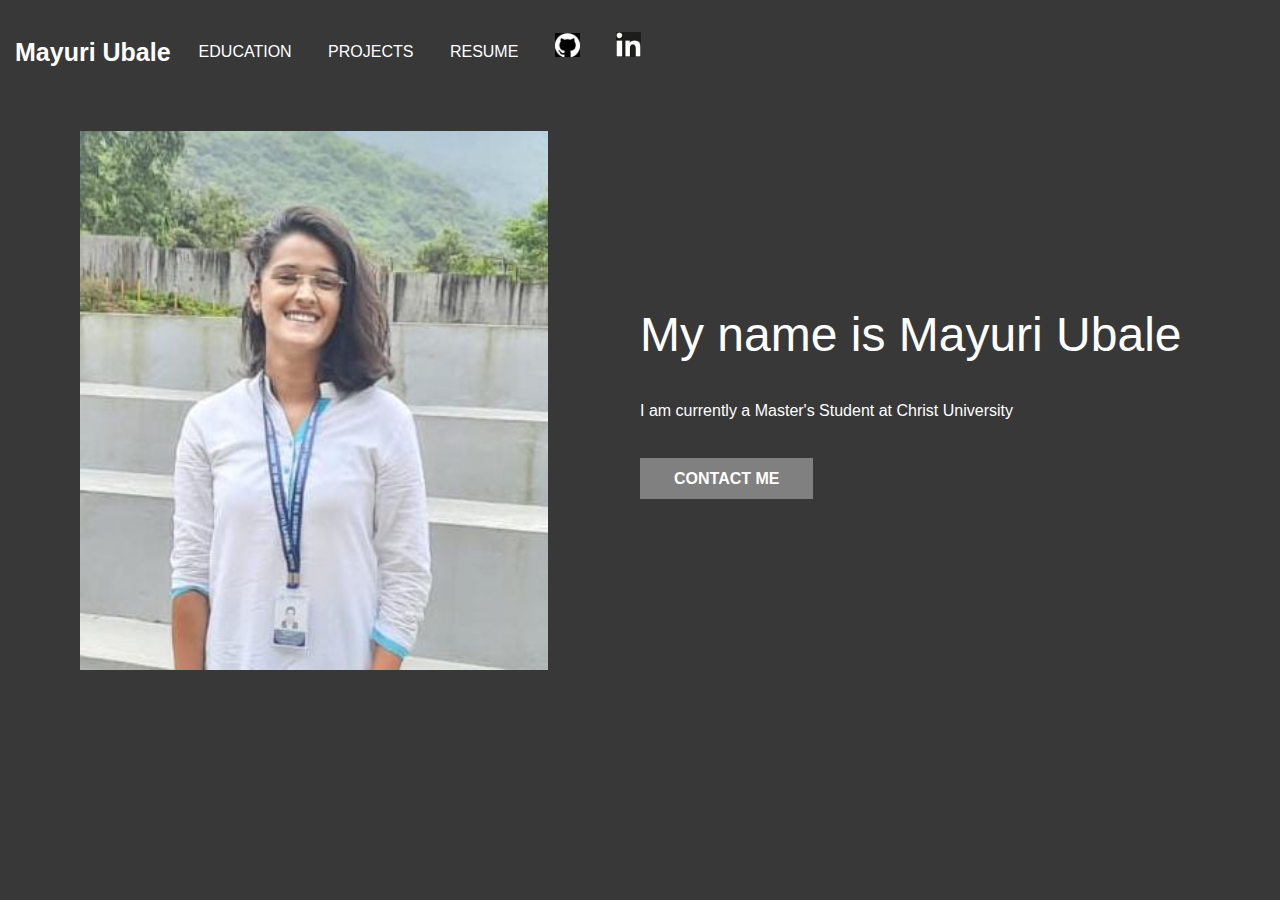
<file: index.html>
<!DOCTYPE html>
<html lang="en">

<head>
  <meta charset="UTF-8">
  <meta name="viewport" content="width=device-width, initial-scale=1.0">
  <link rel="stylesheet" href="style.css">
  <title>Document</title>
</head>

<body>
  <div class="nvcontainer">
    <nav class="flex items-centre">
      <div class="left flex justfiy-right">
        <div class="name">
          <p> Mayuri Ubale</p>
        </div>

        <div>
          <a href="./educ.html">Education</a>
          <a href="./project.html">Projects</a>
          <!-- <a href="C:\Users\mayur\OneDrive\Desktop\portfolio\skills.html">Skills</a> -->

          <a href="./resume.pdf">Resume</a>
          <a href="https://github.com/Mayuri12060/MScDSB-MDS171-23122139-Mayuri"><img
              src="git1.jpg" width="25px" alt="logo1"></a>
          <a
            href="https://www.linkedin.com/in/mayuri-ubale-b7660a291?utm_source=share&utm_campaign=share_via&utm_content=profile&utm_medium=android_app"><img
              src="link1.jpg" width="25px" alt="logo2"></a>
        </div>
      </div>
    </nav>
  </div>

  <div class="container">
    <div class="hero flex items-centre justify-between">
      <div class="left flex-1 justify-center">
        <img src="mayu.jpg" alt="Profile">
      </div>
      <div class="right flex-1">
        <h1>My name is Mayuri Ubale <br></h1>
        <p>I am currently a Master's Student at Christ University</p>
        <div>
          <a href="./contact.html"><button class="btn btn-secondary">CONTACT
              ME</button></a>
        </div>
      </div>
    </div>
  </div>

</body>

</html>
</file>
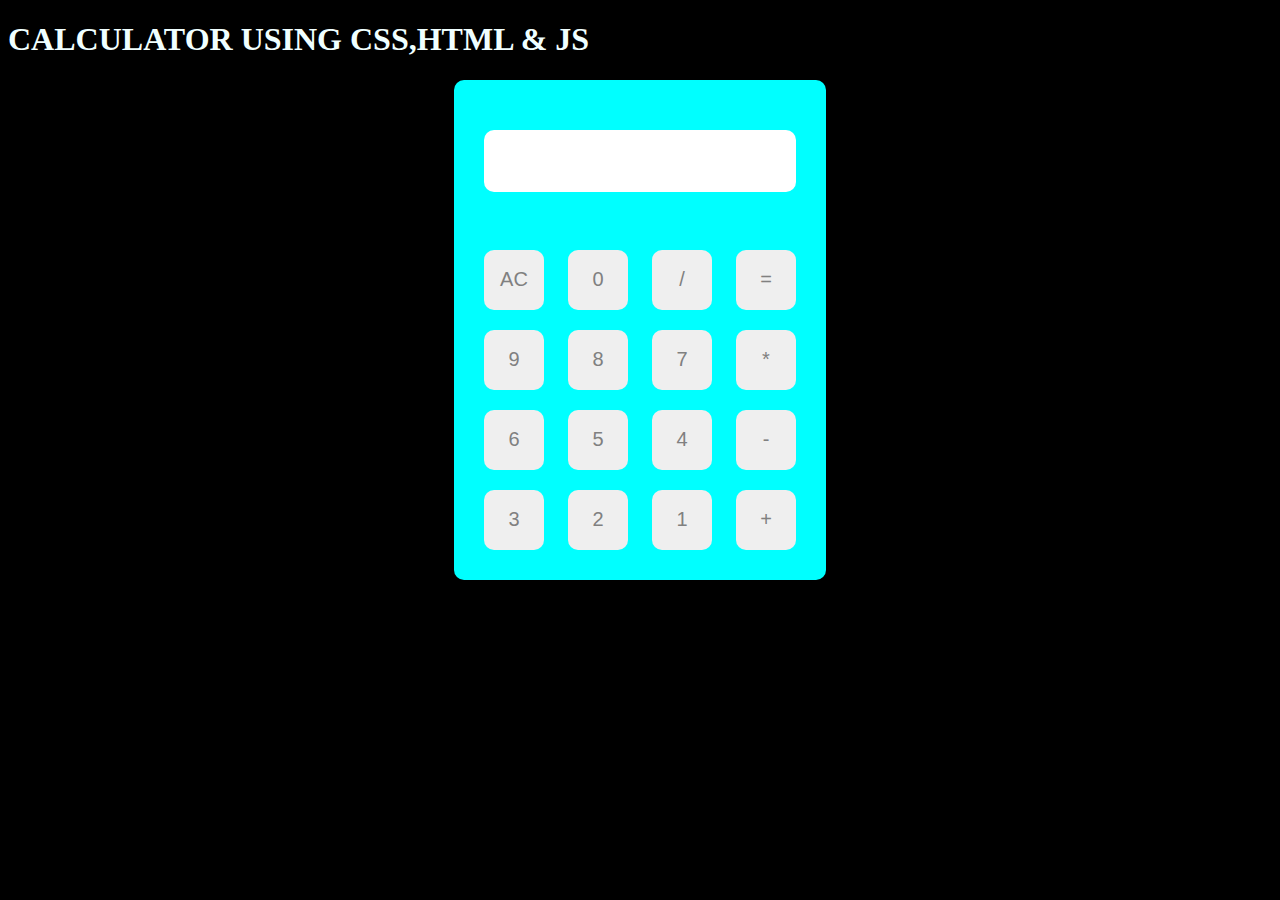
<file: CALCULATOR.html>
<!DOCTYPE html>
<html lang="en">

<head>
    <meta charset="UTF-8">
    <meta name="viewport" content="width=\, initial-scale=1.0">
    <title>js_calculator</title>
    <h1 style="color:azure ;">CALCULATOR USING CSS,HTML & JS</h1>
    <link rel="stylesheet" href="stylec.css">
</head>

<body style="background-color: black;">
    <div class="cont">
        <div class="calc">
            <form>
                <div class="display">
                    <input type="text" name="display" value="" id="txt1">
                </div>
                <br>
                <div>
                    <input type="button" value="AC" onclick="del()">
                    <input type="button" value="0" onclick="equation(this.value)">
                    <input type="button" value="/" onclick="equation(this.value)">
                    <input type="button" value="=" onclick="calculation()">
                    <br>

                    <input type="button" value="9" onclick="equation(this.value)">
                    <input type="button" value="8" onclick="equation(this.value)">
                    <input type="button" value="7" onclick="equation(this.value)">
                    <input type="button" value="*" onclick="equation(this.value)">

                    <br>
                    <input type="button" value="6" onclick="equation(this.value)">
                    <input type="button" value="5" onclick="equation(this.value)">
                    <input type="button" value="4" onclick="equation(this.value)">
                    <input type="button" value="-" onclick="equation(this.value)">

                    <br>
                    <input type="button" value="3" onclick="equation(this.value)">
                    <input type="button" value="2" onclick="equation(this.value)">
                    <input type="button" value="1" onclick="equation(this.value)">
                    <input type="button" value="+" onclick="equation(this.value)">

                </div>
            </form>
        </div>
    </div>
    <script src="script2.js"></script>
</body>

</html>
</file>
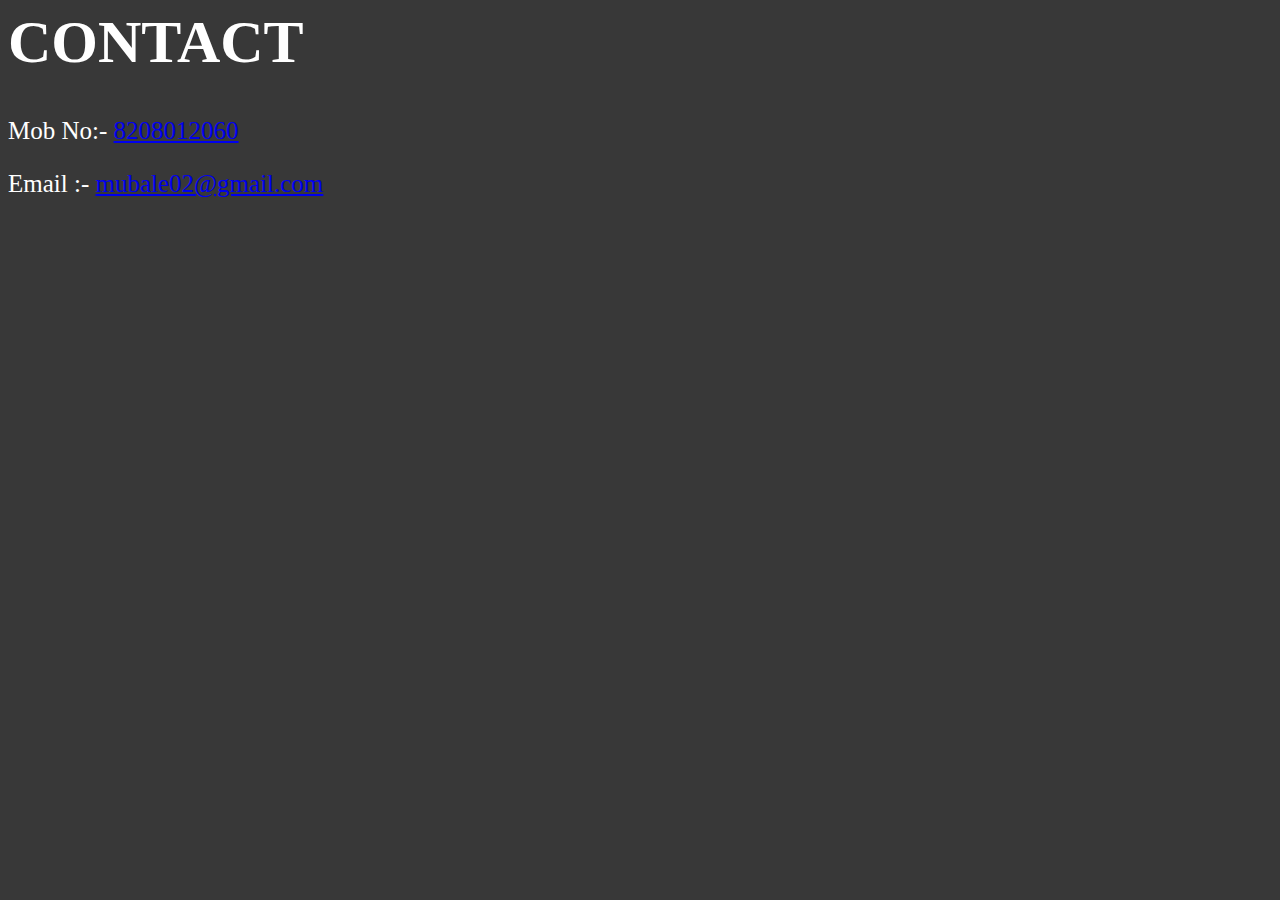
<file: contact.html>
<html>
<title> CONTACT </title>
<link rel="stylesheet" href="style2.css">
<body>
<h1 class="head"> CONTACT </h1>
<p class="p"> Mob No:- <a href=#> 8208012060 </a></p>
<p class="p"> Email :- <a href=#> mubale02@gmail.com </a> </p>
</body>
</html>
</file>
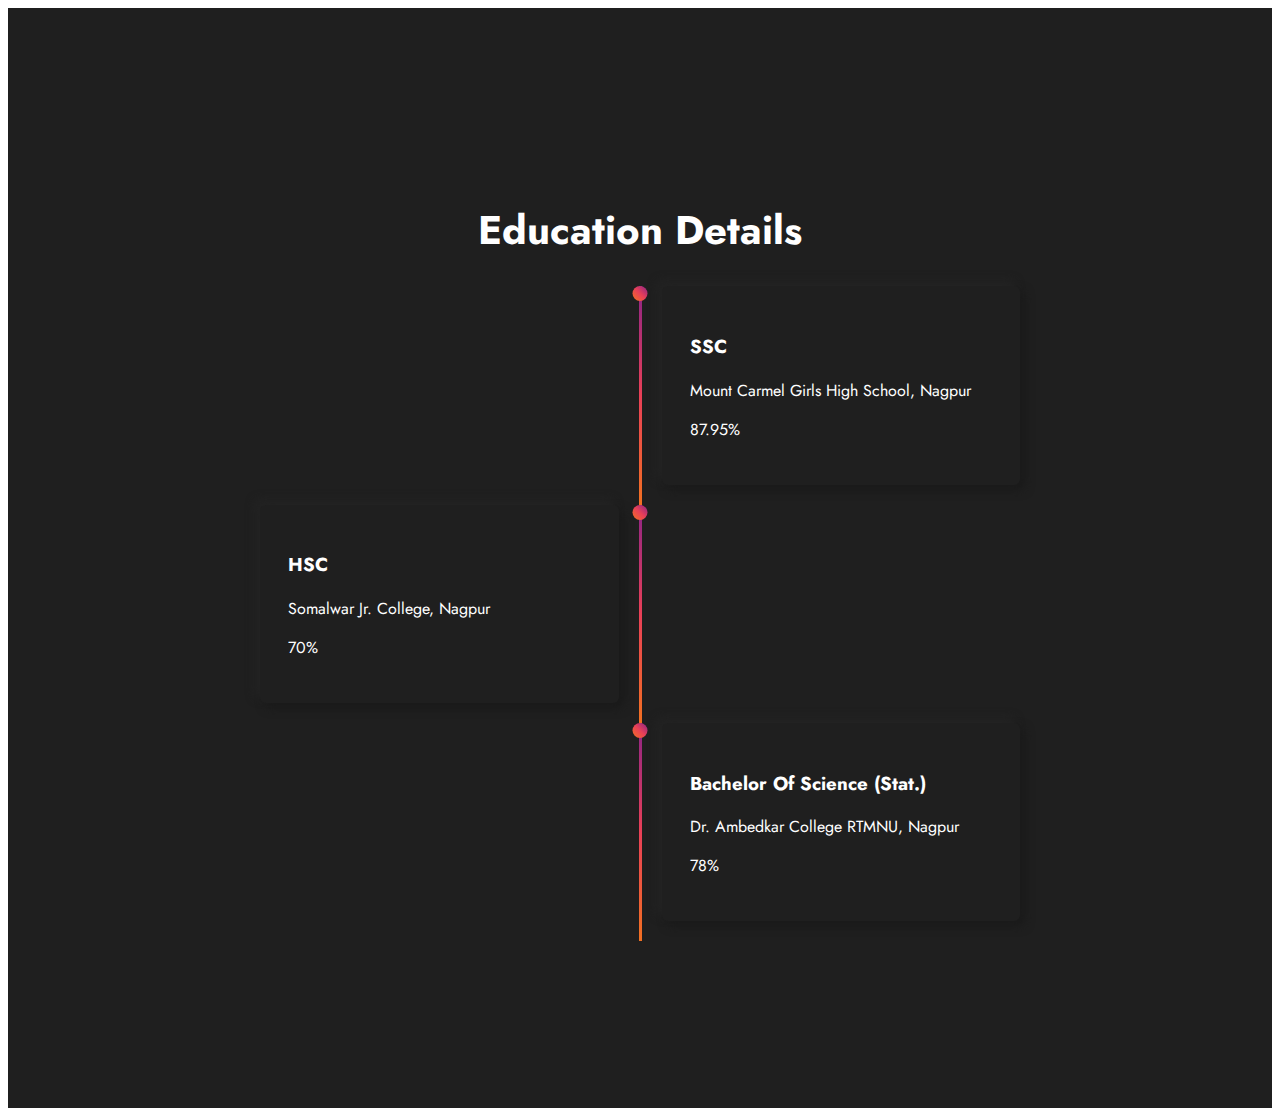
<file: educ.html>
<!DOCTYPE html>
<html lang="en">

<head>
    <meta charset="UTF-8">
    <meta name="viewport" content="device-width, initial-scale=1.0"> 
    <!-- <style> @import url('https://fonts.googleapis.com/css2?family=Jost:wght@200;300;400&display=swap');</style> -->
    <link href="C:\Users\mayur\OneDrive\Desktop\portfolio\educ.css" rel="stylesheet">
    <title>education</title>
    <link rel="stylesheet" href="./educ.css">
</head>
<body>
    <section class=" design-section">
            <h1 style="font-size: 40px; text-align: center; color:white">Education Details</h1>
    <div class="timeline">
        <div class="timeline-empty">
        </div>
        <div class="timeline-middle">
            <div class="timeline-circle"></div>
        </div>
        <div class="timeline-component timeline-content">
            <h3>SSC</h3>
            <p> Mount Carmel Girls High School, Nagpur</p>
            <p>87.95%</p>
        </div>
        <div class="timeline-component timeline-content">
            <h3>HSC</h3>
            <p>Somalwar Jr. College, Nagpur</p>
            <p>70%</p>
        </div>
        
        <div class="timeline-middle">
            <div class="timeline-circle"></div>
        </div>
        <div class="timeline-empty">
        </div>
        <div class="timeline-empty">
        </div>
        <div class="timeline-middle">
            <div class="timeline-circle"></div>
        </div>

        <div class=" timeline-component timeline-content">
            <h3>Bachelor Of Science (Stat.)</h3>
            <p>Dr. Ambedkar College RTMNU, Nagpur</p>
            <p>78%</p>
        </div>
    </div>
    </div>
    </section>
    </body>

</html>
</file>
<file: style.css>
@import 'utilities.css';
/* :root{

background-color: #383838;
} */

body {
    font-family: 'Poppins', sans-serif;
    background-color: #383838;
}


* {
    padding: 0;
    margin: 0;
    box-sizing: border-box;
    -webkit-font-smoothing: antialiased;
}

.nvcontainer {
    /* max-width: 2152px; */
    padding: 0 15px;
    margin: 0 auto;
    background-color: #383838;
    color: #fff;

}


.nvcontainer nav a {
    color: var(--white);
    text-decoration: none;
    margin-right: 2rem;
    text-transform: uppercase;
    transition: all .2s ease;
}

.nvcontainer nav a:hover {
    color: var(--primary);
}

.nvcontainer nav {
    padding: 2rem 0;
}

.name p {
    margin-top: 6px;
    margin-right: 28px;
    /* color: white; */
    font-size: 25px;
    font-family: 'Poppins', sans-serif;
    font-weight: bold;
}




.hero {
    padding-top: 2rem;
    padding-bottom: 3rem;
}

.hero .left img {
    width: 500px;
    padding-right: 2rem;
    margin-left: 5rem;
}

.hero.right {
    color: var(--white);
    margin-top: -7rem;
}

.hero .right h6 {
    font-size: 1.6rem;
    color: var(--primary);
    margin-bottom: 0.5rem;
}

.hero .right h1 {
    font-size: 3rem;
    font-weight: 100;
    line-height: 1.2;
    margin-bottom: 2rem;
    color: #fff;
}

.hero .right h1 span {
    color: var(--primary);
}

.right p {
    line-height: 1.9;
    margin-bottom: 2rem;
    color: #fff;
}

.flex {
    display: flex;
}

.items-centre {
    align-items: center;
}

.justify-between {
    justify-content: space-between;
}

.justify-center {
    justify-content: center;
}

.justify-right {
    justify-content: right;
}

.btn {
    padding: 0.6rem 2rem;
    font-size: 1rem;
    font-weight: 600;
    border: 2px solid transparent;
    outline: none;
    cursor: pointer;
    text-transform: uppercase;
    transition: all .2s ease;
}

.btn-primary {
    background-color: gray;
    color: white;
    margin-top: -15rem;
}

.btn-primary:hover {
    background: transparent;
    border-color: var(--primary);
    color: var(--primary);
}

.flex-1 {
    flex: 1;
}

.btn-secondary {
    background: gray;
    color: white;
    border-color: gray;
}

.btn-secondary:hover {
    background: var(--primary);
    color: var(--secondary);
}
</file>
<file: stylec.css>
.cont {
    width: 300x;
    height: 150x;
    display: flex;
    align-items: center;
    justify-content: center;
}

.calc {
    background-color: aqua;
    padding: 20px;
    border-radius: 10px;
}

.calc form input {
    border: 0;
    outline: 0;
    width: 60px;
    height: 60px;
    border-radius: 10px;
    /* background: transparent; */
    font-size: 20px;
    color: grey;
    cursor: pointer;
    margin: 10px;
}
.display{
    display:flex;
    justify-content: flex-end;
    margin: 20px 0;

}
.display input{
    text-align: center;
    flex:1;
    font-size: 45px;
    box-shadow: none;
    width: 80px;
}
</file>
<file: style2.css>
body {
	background-color: #383838;
}

.head {
	font-size: 60px;
	color: white;
}

.head1 {
	font-size: 35px;
	color: white;
}

.p {

	color: white;
	font-size: 25px;
}

.e {

	color: white;
	font-size: 25px;

}
</file>
<file: educ.css>
@import url('https://fonts.googleapis.com/css2?family=Jost:wght@200;300;400&display=swap');
.design-section {
  display: flex;
  flex-direction: column;
  align-items: center;
  justify-content: center;
  background-color: #1f1f1f;
  min-height: 100vh;
  padding: 100px 0;
  font-family: Jost;
}

.design {
  display: flex;
  align-items: center;
  justify-content: center;
}

.timeline {
  width: 80%;
  height: auto;
  max-width: 800px;
  margin: 0 auto;
  display: flex;
  flex-direction: column;
}

.timeline-content {
  padding: 20px;
  background: #1f1f1f;
  -webkit-box-shadow: 5px 5px 10px #1a1a1a, -5px -5px 10px #242424;
          box-shadow: 5px 5px 10px #1a1a1a, -5px -5px 10px #242424;
  border-radius: 5px;
  color: white;
  padding: 1.75rem;
  transition: 0.4s ease;
  overflow-wrap: break-word !important;
  margin: 1rem;
  margin-bottom: 20px;
  border-radius: 6px;
}

.timeline-component {
  margin: 0px 20px 20px 20px;
}

@media screen and (min-width: 768px) {
  .timeline {
    display: grid;
    grid-template-columns: 1fr 3px 1fr;
  }
  .timeline-middle {
    position: relative;
    background-image: linear-gradient(45deg, #F27121, #E94057, #8A2387);
    width: 3px;
    height: 100%;
  }
  .main-middle {
    opacity: 0;
  }
  .timeline-circle {
    position: absolute;
    top: 0;
    left: 50%;
    width: 15px;
    height: 15px;
    border-radius: 50%;
    background-image: linear-gradient(45deg, #F27121, #E94057, #8A2387);
    -webkit-transform: translateX(-50%);
            transform: translateX(-50%);
  }
}
</file>
